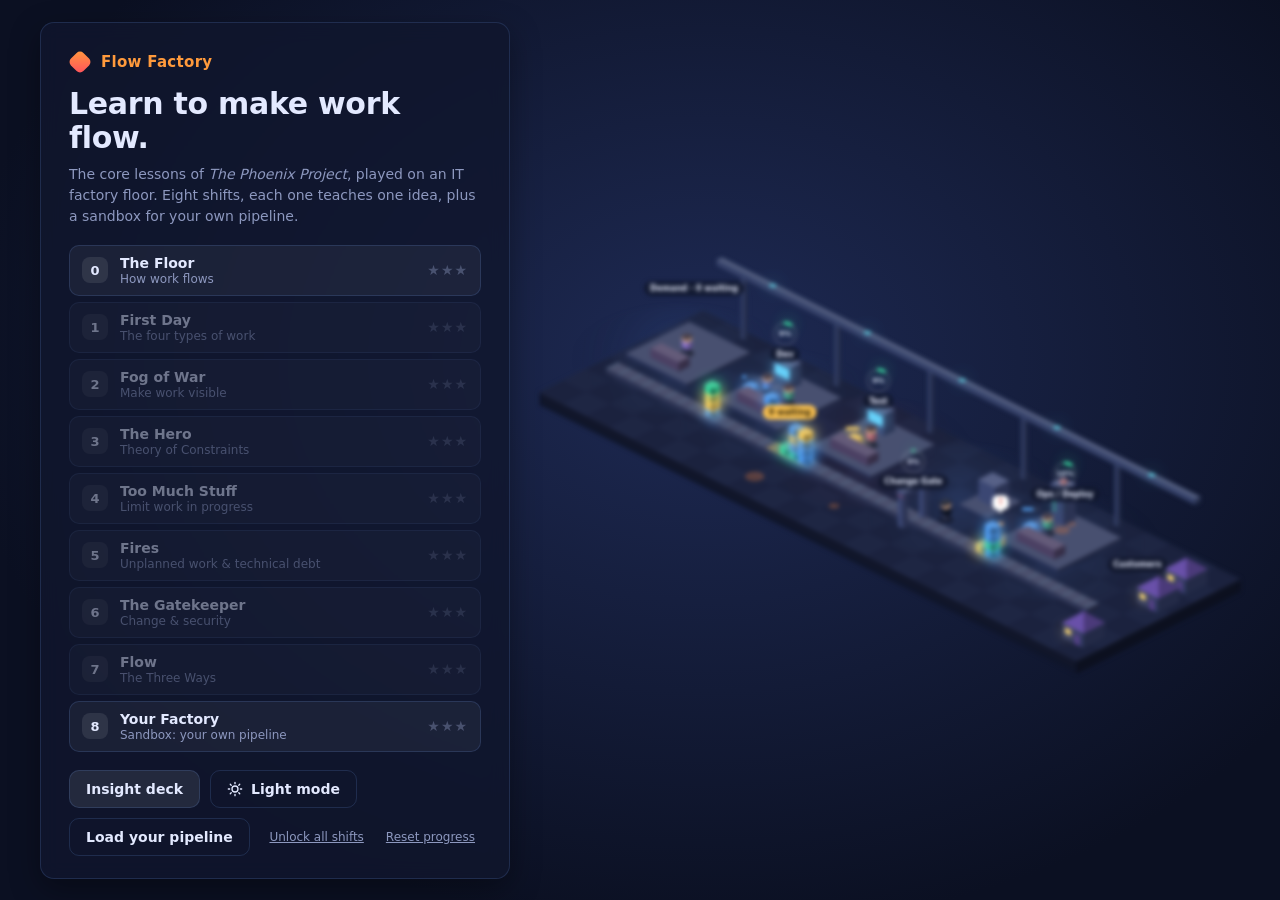
<file: game/index.html>
<!doctype html>
<html lang="en">
<head>
<meta charset="utf-8">
<meta name="viewport" content="width=device-width, initial-scale=1">
<title>Flow Factory</title>
<link rel="stylesheet" href="css/style.css">
</head>
<body class="theme-dark">
<canvas id="scene"></canvas>
<canvas id="sceneSharp"></canvas>
<div id="vignette"></div>

<!-- Title screen -->
<div id="title" class="title-screen">
  <div class="title-card panel">
    <div class="brand"><span class="logo"></span>Flow Factory</div>
    <h1>Learn to make work flow.</h1>
    <p class="lede">The core lessons of <em>The Phoenix Project</em>, played on an IT factory floor. Eight shifts, each one teaches one idea, plus a sandbox for your own pipeline.</p>
    <div id="levelGrid" class="level-grid"></div>
    <div class="title-actions">
      <button id="btnDeck" class="btn">Insight deck</button>
      <button id="btnThemeTitle" class="btn ghost theme-btn"></button>
      <button id="btnPipe" class="btn ghost">Load your pipeline</button>
      <button id="btnUnlock" class="link-btn">Unlock all shifts</button>
      <button id="btnReset" class="link-btn reset">Reset progress</button>
    </div>
  </div>
</div>

<!-- In-game HUD -->
<div id="hud" class="hud hidden">
  <header class="topbar panel">
    <div class="tb-level"><span class="tb-num" id="tbNum"></span><div><b id="tbTitle"></b><small id="tbConcept"></small></div></div>
    <div class="tb-meter">
      <div class="lbl"><span>Targets</span><b id="tbDay"></b></div>
      <div class="bar"><i id="tbDayBar"></i></div>
    </div>
    <button class="tb-btn" id="btnEnd" title="End the shift and see your summary">End shift</button>
    <div class="pat-block" id="patBlock" data-tip="">
      <div class="lbl"><span>Business patience <em>· shift fails at 0</em></span><b id="tbPat"></b></div>
      <div class="pat-bar"><i id="tbPatBar"></i></div>
      <div class="pat-sub" id="patSub"></div>
      <div class="pat-fx" id="patFx"></div>
    </div>
    <div class="tb-budget" data-tip="Improvement budget: spend it on tools. You earn a little for every delivery."><span class="gem"></span><b id="tbBudget"></b></div>
    <div class="tb-speed" id="speedBtns">
      <button data-sp="0" title="Pause (Space)">❚❚</button>
      <button data-sp="1" title="Normal speed (1)">1×</button>
      <button data-sp="2" title="Fast (2)">2×</button>
      <button data-sp="4" title="Faster (3)">4×</button>
    </div>
    <button class="tb-btn" id="btnBrief" title="What is this shift about?">Brief</button>
    <button class="tb-btn" id="btnBoard" title="Kanban board (B)">Board</button>
    <button class="tb-btn theme-btn" id="btnTheme"></button>
    <button class="tb-btn" id="btnExit">Menu</button>
  </header>

  <aside class="left-col">
    <div class="goals panel">
      <h3>Shift goals</h3>
      <ul id="goals"></ul>
      <div id="steps"></div>
    </div>
    <div class="toolbox panel">
      <h3>Toolbox <span class="tb-hint">every tool is a bet</span></h3>
      <div id="tools"></div>
    </div>
  </aside>
  <aside class="right-col">
    <div class="mentor panel">
      <div class="feed-head"><h3>Floor chatter</h3><button class="chip-btn" id="btnHint">Ask the mentor</button></div>
      <div id="feed" class="feed"></div>
    </div>
    <div class="log-panel panel">
      <h3>Decision log</h3>
      <div id="log" class="log"></div>
    </div>
  </aside>

  <div class="kpis" id="kpis"></div>
  <div id="board" class="board panel hidden"></div>
  <div id="stationPanel" class="station-panel panel hidden"></div>
  <div id="targetHint" class="target-hint hidden"></div>
  <div id="tour" class="tour panel hidden"></div>
  <div id="banner" class="banner hidden"></div>
  <div id="focusFx" class="focus-fx"></div>
  <div id="callout" class="callout panel hidden"></div>
  <div id="pausedBadge" class="paused-badge hidden">Paused · Space to resume</div>
</div>

<div id="modal" class="modal hidden"><div class="modal-card panel" id="modalCard"></div></div>
<div id="tip" class="tip hidden"></div>

<script src="js/render.js"></script>
<script src="js/sim.js"></script>
<script src="js/levels.js"></script>
<script src="js/pipeline.js"></script>
<script src="js/ui.js"></script>
<script src="js/feedback.js"></script>
<script src="js/main.js"></script>
</body>
</html>
</file>
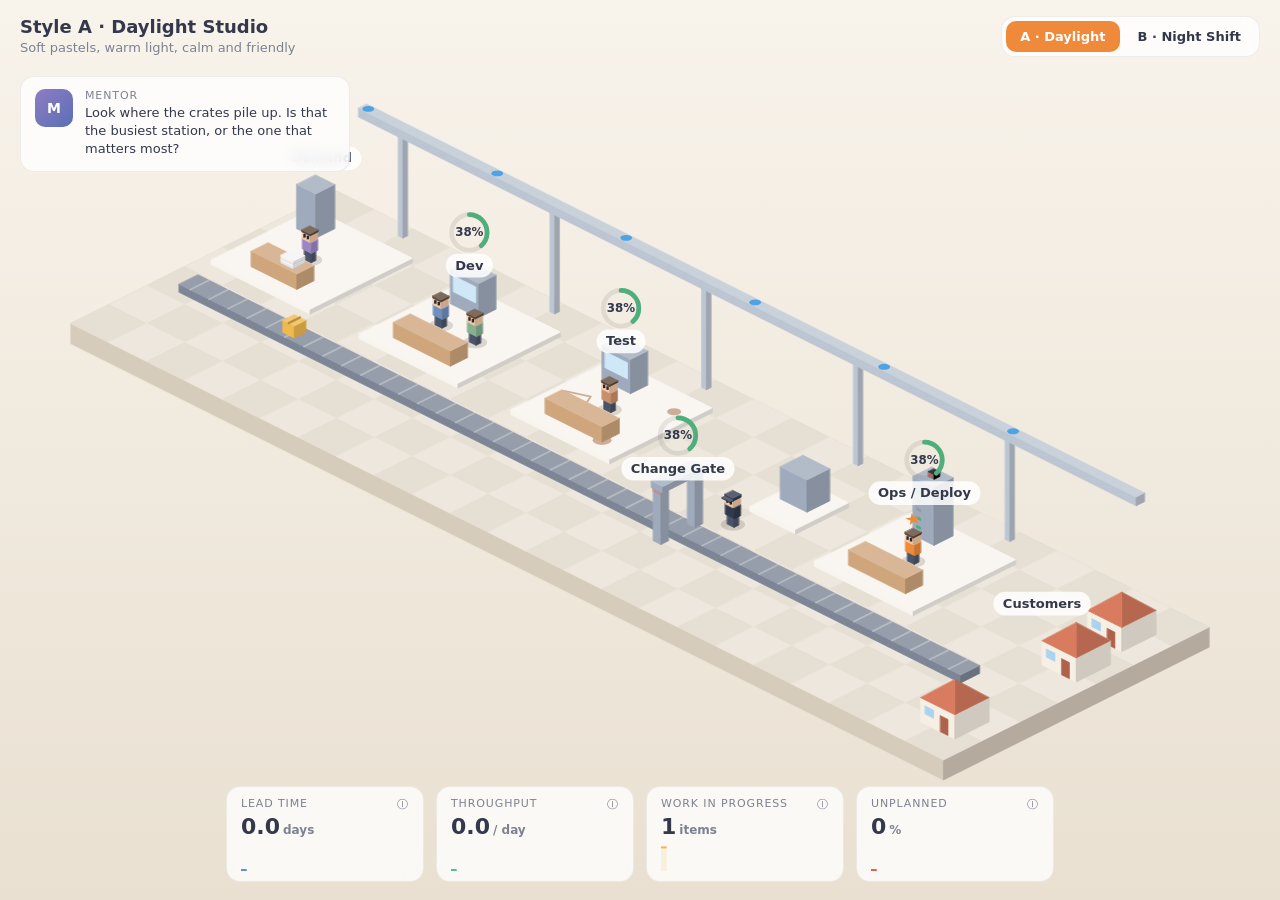
<file: prototypes/style-test.html>
<!doctype html>
<html lang="en">
<head>
<meta charset="utf-8">
<meta name="viewport" content="width=device-width, initial-scale=1">
<title>Flow Factory Style Test</title>
<style>
  body.a {
    --bg: linear-gradient(180deg, #f8f3eb 0%, #e9e0d1 100%);
    --panel: rgba(255, 255, 255, .78);
    --border: rgba(60, 50, 30, .08);
    --text: #33394a;
    --muted: #7d8291;
    --accent: #ef8a3a;
  }
  body.b {
    --bg: radial-gradient(ellipse at 50% 40%, #1e2a54 0%, #0b1022 75%);
    --panel: rgba(16, 23, 46, .74);
    --border: rgba(120, 170, 255, .18);
    --text: #e3e9ff;
    --muted: #8d98bf;
    --accent: #ff9a3c;
  }
  html, body { margin: 0; height: 100%; overflow: hidden; }
  body {
    background: var(--bg);
    color: var(--text);
    font-family: Inter, system-ui, -apple-system, "Segoe UI", sans-serif;
  }
  #c { position: fixed; inset: 0; }
  .top {
    position: fixed; top: 16px; left: 20px; right: 20px;
    display: flex; justify-content: space-between; align-items: flex-start;
  }
  .title h1 { font-size: 18px; margin: 0; font-weight: 700; }
  .title p { margin: 3px 0 0; font-size: 13px; color: var(--muted); }
  .panel {
    background: var(--panel); border: 1px solid var(--border);
    border-radius: 14px; backdrop-filter: blur(8px);
  }
  .toggle { display: flex; gap: 4px; padding: 4px; }
  .toggle button {
    border: 0; background: transparent; color: var(--text);
    padding: 8px 14px; border-radius: 10px; cursor: pointer;
    font-family: inherit; font-size: 13px; font-weight: 600;
  }
  .toggle button.on { background: var(--accent); color: #fff; }
  .mentor {
    position: fixed; left: 20px; top: 76px; width: 300px;
    display: flex; gap: 12px; padding: 12px 14px; align-items: flex-start;
  }
  .mentor .face {
    flex: none; width: 38px; height: 38px; border-radius: 10px;
    background: linear-gradient(135deg, #8e7cc3, #5b6fb5);
    display: grid; place-items: center; color: #fff; font-weight: 700; font-size: 14px;
  }
  .mentor .who { font-size: 11px; text-transform: uppercase; letter-spacing: .08em; color: var(--muted); }
  .mentor .say { font-size: 13px; line-height: 1.4; margin-top: 2px; }
  .hud { position: fixed; bottom: 18px; left: 50%; transform: translateX(-50%); display: flex; gap: 12px; }
  .kpi { padding: 10px 14px; width: 168px; }
  .kpi .l { font-size: 11px; text-transform: uppercase; letter-spacing: .08em; color: var(--muted); display: flex; justify-content: space-between; }
  .kpi .v { font-size: 22px; font-weight: 700; margin: 2px 0 4px; font-variant-numeric: tabular-nums; }
  .kpi .v small { font-size: 12px; font-weight: 600; color: var(--muted); margin-left: 3px; }
  .kpi canvas { width: 100%; height: 28px; display: block; }
</style>
</head>
<body class="a">
<canvas id="c"></canvas>

<div class="top">
  <div class="title">
    <h1 id="styleName">Style A · Daylight Studio</h1>
    <p id="styleDesc">Soft pastels, warm light, calm and friendly</p>
  </div>
  <div class="toggle panel">
    <button data-s="a" class="on">A · Daylight</button>
    <button data-s="b">B · Night Shift</button>
  </div>
</div>

<div class="mentor panel">
  <div class="face">M</div>
  <div>
    <div class="who">Mentor</div>
    <div class="say" id="mentorSay"></div>
  </div>
</div>

<div class="hud">
  <div class="kpi panel"><div class="l">Lead time <span>ⓘ</span></div><div class="v" id="k0">–</div><canvas id="s0"></canvas></div>
  <div class="kpi panel"><div class="l">Throughput <span>ⓘ</span></div><div class="v" id="k1">–</div><canvas id="s1"></canvas></div>
  <div class="kpi panel"><div class="l">Work in progress <span>ⓘ</span></div><div class="v" id="k2">–</div><canvas id="s2"></canvas></div>
  <div class="kpi panel"><div class="l">Unplanned <span>ⓘ</span></div><div class="v" id="k3">–</div><canvas id="s3"></canvas></div>
</div>

<script>
const cv = document.getElementById('c');
const ctx = cv.getContext('2d');
const TW = 64, TH = 32, TZ = 34;
const GW = 23, GH = 7;

const STYLES = {
  a: {
    name: 'Style A · Daylight Studio', desc: 'Soft pastels, warm light, calm and friendly',
    topL: .2, sideD: .16, glow: 0,
    slab: '#d6ccbc', floorA: '#ede7dd', floorB: '#e6dfd3',
    platform: '#f8f4ee', machine: '#9fabbc', screen: '#cfe8f7', desk: '#cfa57c',
    belt: '#7d8696', stripe: 'rgba(255,255,255,.28)', pipe: '#bcc5d2', pulse: '#4fa3e3',
    crate: { biz: '#5b8fd6', int: '#5cb98a', chg: '#f0b94d', unp: '#e5604f' },
    skin: '#f1c7a5', hair: '#5b4636', pants: '#4a5468',
    shirts: ['#6f8fbf', '#88b08f', '#c98f6b', '#9b86c4'],
    hero: '#ef8a3a', officer: '#2f3a4f',
    house: '#f6efe3', roof: '#d97b5f', win: '#a9d3ee',
    rust: 'rgba(150,85,45,.45)', shadow: 'rgba(70,55,35,.17)',
    text: '#33394a', pill: 'rgba(255,255,255,.85)', track: 'rgba(0,0,0,.08)',
    good: '#4fae7b', warn: '#e8a23a', bad: '#e5604f', pool: null,
  },
  b: {
    name: 'Style B · Night Shift', desc: 'Dark ops floor, neon accents, glowing work items',
    topL: .14, sideD: .28, glow: 14,
    slab: '#10162c', floorA: '#1d2646', floorB: '#1a2240',
    platform: '#29345c', machine: '#3a4777', screen: '#5fd4ff', desk: '#4b4066',
    belt: '#2c3457', stripe: 'rgba(120,200,255,.22)', pipe: '#34416d', pulse: '#4ff0ff',
    crate: { biz: '#4ea3ff', int: '#2fe0a0', chg: '#ffd25a', unp: '#ff4f5e' },
    skin: '#e8b99a', hair: '#2a2233', pants: '#2c3350',
    shirts: ['#5a78c8', '#3fa58a', '#c0697f', '#8a6fd0'],
    hero: '#ff9a3c', officer: '#0f1629',
    house: '#2f3a66', roof: '#6a4fb0', win: '#ffd86b',
    rust: 'rgba(200,110,60,.35)', shadow: 'rgba(0,0,0,.38)',
    text: '#e3e9ff', pill: 'rgba(16,23,46,.85)', track: 'rgba(255,255,255,.1)',
    good: '#2fe0a0', warn: '#ffc145', bad: '#ff4f5e', pool: 'rgba(90,150,255,.13)',
  },
};
let S = STYLES.a;
const faceCache = new Map();

function setStyle(k) {
  S = STYLES[k];
  faceCache.clear();
  document.body.className = k;
  document.getElementById('styleName').textContent = S.name;
  document.getElementById('styleDesc').textContent = S.desc;
  document.querySelectorAll('.toggle button').forEach(b => b.classList.toggle('on', b.dataset.s === k));
}
document.querySelectorAll('.toggle button').forEach(b => b.onclick = () => setStyle(b.dataset.s));
addEventListener('keydown', e => { if (e.key === '1') setStyle('a'); if (e.key === '2') setStyle('b'); });

// ---------- drawing primitives ----------
function rgb(c) { const n = parseInt(c.slice(1), 16); return [n >> 16 & 255, n >> 8 & 255, n & 255]; }
function mix(c, t, a) { const A = rgb(c), B = rgb(t); return `rgb(${A.map((v, i) => Math.round(v + (B[i] - v) * a)).join(',')})`; }
function faces(c) {
  let f = faceCache.get(c);
  if (!f) { f = { t: mix(c, '#ffffff', S.topL), l: c, r: mix(c, '#000000', S.sideD) }; faceCache.set(c, f); }
  return f;
}
function P(x, y, z) { return [(x - y) * TW / 2, (x + y) * TH / 2 - z * TZ]; }
function poly(pts, fill) {
  ctx.beginPath();
  ctx.moveTo(pts[0][0], pts[0][1]);
  for (let i = 1; i < pts.length; i++) ctx.lineTo(pts[i][0], pts[i][1]);
  ctx.closePath();
  ctx.fillStyle = fill; ctx.fill();
  ctx.strokeStyle = fill; ctx.lineWidth = .6; ctx.stroke();
}
function glowOn(c, s = 1) { if (S.glow) { ctx.shadowColor = c; ctx.shadowBlur = S.glow * s; } }
function glowOff() { ctx.shadowBlur = 0; }
function box(x, y, z, w, d, h, c, glow) {
  const x1 = x + w, y1 = y + d, z1 = z + h, f = faces(c);
  if (glow) glowOn(c);
  poly([P(x, y1, z), P(x1, y1, z), P(x1, y1, z1), P(x, y1, z1)], f.l);
  poly([P(x1, y, z), P(x1, y1, z), P(x1, y1, z1), P(x1, y, z1)], f.r);
  poly([P(x, y, z1), P(x1, y, z1), P(x1, y1, z1), P(x, y1, z1)], f.t);
  if (glow) glowOff();
}
// quad on a front-facing (constant y) plane
function frontQuad(xa, xb, y, za, zb, c, glow) {
  if (glow) glowOn(c);
  poly([P(xa, y, za), P(xb, y, za), P(xb, y, zb), P(xa, y, zb)], c);
  if (glow) glowOff();
}
function shadowEll(x, y, z, r, a = 1) {
  const [sx, sy] = P(x, y, z);
  ctx.globalAlpha = a;
  ctx.beginPath(); ctx.ellipse(sx, sy, r * TW * .5, r * TH * .5, 0, 0, Math.PI * 2);
  ctx.fillStyle = S.shadow; ctx.fill();
  ctx.globalAlpha = 1;
}

// ---------- simulation ----------
const BELT_Y = 4.35, BELT_Z = .2, SPEED = 1.7, LAYERS = 4;
const ST = [
  { name: 'Demand', x: 1.6, inbox: true },
  { name: 'Dev', x: 5.5, t: .8, workers: [[-.45, '0'], [.45, '1']] },
  { name: 'Test', x: 9.5, t: .95, workers: [[0, '2']], debt: true },
  { name: 'Change Gate', x: 13.5, t: .55, gate: true },
  { name: 'Ops / Deploy', x: 17.5, t: 1.2, hero: true },
];
ST.forEach(s => { s.q = []; s.cur = null; s.timer = 0; s.u = .5; });
let crates = [], sparks = [], delivered = [];
let T = 0, spawnT = 0, unpT = 4;
const hero = { x: 17.5, y: 2.3, path: [], state: 'home', timer: 6, bubble: 0 };

function slot(s, i) {
  const col = Math.floor(i / LAYERS), layer = i % LAYERS;
  const wob = layer >= 2 ? Math.sin(T * 3 + i) * .02 * layer : 0;
  return [s.x - .75 - col * .4 + wob, BELT_Y, BELT_Z + layer * .32];
}
function tailX(i) {
  if (i >= ST.length) return 21.0;
  return slot(ST[i], ST[i].q.length)[0];
}
function lerp(a, b, k) { return a + (b - a) * k; }
function rnd(a, b) { return a + Math.random() * (b - a); }
function pickType() { const r = Math.random(); return r < .45 ? 'biz' : r < .7 ? 'int' : 'chg'; }

function update(dt) {
  T += dt;
  const wip = crates.length;

  spawnT -= dt;
  if (spawnT <= 0 && wip < 34) {
    spawnT = 1.35;
    crates.push({ type: pickType(), x: 1.45, y: 2.85, z: .5, st: 1, state: 'move', born: T });
  }
  unpT -= dt;
  if (unpT <= 0) {
    unpT = rnd(4.5, 7.5);
    const i = 1 + Math.floor(Math.random() * 4);
    const lo = ST[i - 1].x + .6, hi = Math.max(lo + .2, tailX(i) - .3);
    crates.push({ type: 'unp', x: rnd(lo, hi), y: BELT_Y, z: 7, vz: 0, st: i, state: 'fall', born: T });
  }

  // hero: periodically pulled away to another station
  const H = hero;
  if (H.state === 'home') {
    H.timer -= dt;
    if (H.timer <= 0) { H.state = 'out'; H.bubble = 2; H.path = [[17.5, 3.75], [6.2, 3.75], [6.2, 2.3]]; }
  } else if (H.state === 'helping') {
    H.timer -= dt;
    if (H.timer <= 0) { H.state = 'back'; H.path = [[6.2, 3.75], [17.5, 3.75], [17.5, 2.3]]; }
  }
  if (H.path.length) {
    const [tx, ty] = H.path[0], dx = tx - H.x, dy = ty - H.y, d = Math.hypot(dx, dy), step = 2.8 * dt;
    if (d <= step) { H.x = tx; H.y = ty; H.path.shift(); }
    else { H.x += dx / d * step; H.y += dy / d * step; }
    if (!H.path.length) {
      if (H.state === 'out') { H.state = 'helping'; H.timer = 2.2; }
      else if (H.state === 'back') { H.state = 'home'; H.timer = rnd(7, 10); }
    }
  }
  H.bubble = Math.max(0, H.bubble - dt);
  const heroHome = H.state === 'home';

  // stations
  ST.forEach((s, i) => {
    if (s.inbox) return;
    const canWork = !s.hero || heroHome;
    if (!s.cur && s.q.length && canWork) {
      s.cur = s.q.shift();
      s.cur.state = 'proc';
      s.cur.stn = i;
      s.timer = s.t * rnd(.8, 1.2) * (s.cur.type === 'unp' ? 1.4 : 1);
      s.cur.dur = s.timer;
    }
    if (s.cur && canWork) {
      s.timer -= dt;
      if (s.timer <= 0) {
        const c = s.cur; s.cur = null;
        c.state = 'move'; c.st = i + 1; c.x = s.x + .35;
      }
    }
    const busy = s.hero ? (s.cur || !heroHome) : !!s.cur;
    s.u += ((busy ? 1 : 0) - s.u) * Math.min(1, dt * .25);
  });

  // crates
  for (const c of crates) {
    if (c.state === 'fall') {
      c.vz -= 18 * dt; c.z += c.vz * dt;
      if (c.z <= BELT_Z) { c.z = BELT_Z; c.state = 'move'; for (let k = 0; k < 8; k++) sparks.push(spark(c.x + .15, c.y + .15, .3, '#ff8a3d')); }
    } else if (c.state === 'move') {
      c.x += SPEED * dt;
      c.y = lerp(c.y, BELT_Y, Math.min(1, dt * 8));
      c.z = lerp(c.z, BELT_Z, Math.min(1, dt * 8));
      if (c.x >= tailX(c.st) - .02) {
        if (c.st >= ST.length) {
          c.state = 'done';
          delivered.push({ t: T, lead: T - c.born });
          for (let k = 0; k < 6; k++) sparks.push(spark(21.3, BELT_Y + .15, .4, S.crate[c.type]));
        } else {
          ST[c.st].q.push(c); c.state = 'queue';
        }
      }
    } else if (c.state === 'proc') {
      const s = ST[c.stn];
      const tgt = s.gate ? [s.x - .15, BELT_Y, BELT_Z] : [s.x - .15, 2.85, .5];
      const k = Math.min(1, dt * 7);
      c.x = lerp(c.x, tgt[0], k); c.y = lerp(c.y, tgt[1], k); c.z = lerp(c.z, tgt[2], k);
    }
  }
  ST.forEach(s => s.q.forEach((c, i) => {
    const [tx, ty, tz] = slot(s, i), k = Math.min(1, dt * 6);
    c.x = lerp(c.x, tx, k); c.y = lerp(c.y, ty, k); c.z = lerp(c.z, tz, k);
  }));
  crates = crates.filter(c => c.state !== 'done');

  for (const p of sparks) { p.x += p.vx * dt; p.y += p.vy * dt; p.z += p.vz * dt; p.vz -= 6 * dt; p.life -= dt; }
  sparks = sparks.filter(p => p.life > 0);
  delivered = delivered.filter(d => d.t > T - 40);
}
function spark(x, y, z, col) {
  return { x, y, z, vx: rnd(-1, 1), vy: rnd(-1, 1), vz: rnd(1.5, 3), life: rnd(.5, .9), col };
}

// ---------- scene ----------
function drawFloor() {
  box(0, 0, -.5, GW, GH, .5, S.slab);
  for (let i = 0; i < GW; i++) for (let j = 0; j < GH; j++)
    poly([P(i, j, 0), P(i + 1, j, 0), P(i + 1, j + 1, 0), P(i, j + 1, 0)], (i + j) % 2 ? S.floorA : S.floorB);

  if (S.pool) {
    for (const s of ST) {
      const [sx, sy] = P(s.x, 2.6, 0);
      const alarm = s.hero && s.q.length > 8;
      const g = ctx.createRadialGradient(sx, sy, 0, sx, sy, 150);
      g.addColorStop(0, alarm ? `rgba(255,70,90,${.12 + .08 * Math.sin(T * 5)})` : S.pool);
      g.addColorStop(1, 'rgba(0,0,0,0)');
      ctx.fillStyle = g;
      ctx.beginPath(); ctx.ellipse(sx, sy, 150, 75, 0, 0, Math.PI * 2); ctx.fill();
    }
  }

  // platforms
  for (const s of ST) if (!s.gate) box(s.x - 1.3, .9, 0, 2.6, 2.7, .12, S.platform);
  box(13.9, 1.6, 0, 1.2, 1.4, .12, S.platform);

  // tech debt: rust stains and cracks
  const t = ST[2];
  ctx.fillStyle = S.rust;
  for (const [dx, dy, r] of [[-.8, 1.3, 11], [.7, 3.2, 8], [.9, 1.5, 6]]) {
    const [sx, sy] = P(t.x + dx, dy, .12);
    ctx.beginPath(); ctx.ellipse(sx, sy, r, r / 2, 0, 0, Math.PI * 2); ctx.fill();
  }
  ctx.strokeStyle = S.rust; ctx.lineWidth = 1.5;
  ctx.beginPath();
  const c0 = P(t.x - 1.1, 2.4, .12), c1 = P(t.x - .6, 2.2, .12), c2 = P(t.x - .4, 2.6, .12), c3 = P(t.x + .1, 2.5, .12);
  ctx.moveTo(...c0); ctx.lineTo(...c1); ctx.lineTo(...c2); ctx.lineTo(...c3); ctx.stroke();

  // belt
  box(.6, 4.25, 0, 20.6, .5, .2, S.belt);
  const off = (T * SPEED) % .5;
  ctx.strokeStyle = S.stripe; ctx.lineWidth = 1.5;
  for (let x = .6 + off; x < 21.2; x += .5) {
    const a = P(x, 4.25, .2), b = P(x, 4.75, .2);
    ctx.beginPath(); ctx.moveTo(...a); ctx.lineTo(...b); ctx.stroke();
  }

  // feedback pipe (right -> left), behind everything
  for (let x = 2; x <= 20; x += 4) box(x, .25, 0, .12, .12, 2.5, S.pipe);
  box(1, .2, 2.5, 20.5, .22, .22, S.pipe);
  glowOn(S.pulse, 1.2);
  ctx.fillStyle = S.pulse;
  for (let k = 0; k < 6; k++) {
    const px = 21.3 - ((T * 3 + k * 3.4) % 20.3);
    const [sx, sy] = P(px, .31, 2.72);
    ctx.beginPath(); ctx.ellipse(sx, sy, 5, 2.5, 0, 0, Math.PI * 2); ctx.fill();
  }
  glowOff();
}

function person(x, y, z, o) {
  const b = o.bob || 0;
  shadowEll(x, y, z, .32);
  box(x - .09, y - .06, z, .18, .12, .24, S.pants);
  box(x - .12, y - .08, z + .24 + b, .24, .16, .27, o.shirt);
  box(x - .1, y - .1, z + .51 + b, .2, .2, .19, S.skin);
  ctx.fillStyle = '#2a2430';
  for (const ex of [-.045, .045]) {
    const [sx, sy] = P(x + ex, y + .1, z + .61 + b);
    ctx.fillRect(sx - 1, sy - 1.5, 2, 3);
  }
  if (o.cap) {
    box(x - .105, y - .105, z + .68 + b, .21, .21, .07, o.cap);
    box(x - .105, y + .1, z + .68 + b, .21, .08, .025, o.cap);
  } else {
    box(x - .105, y - .105, z + .68 + b, .21, .21, .05, S.hair);
  }
  if (o.star) {
    const [sx, sy] = P(x, y, z + 1.05 + b);
    glowOn(S.hero, 1.2);
    ctx.fillStyle = S.hero;
    ctx.beginPath();
    for (let k = 0; k < 10; k++) {
      const r = k % 2 ? 2.6 : 6.5, a = -Math.PI / 2 + k * Math.PI / 5 + T;
      ctx.lineTo(sx + Math.cos(a) * r, sy + Math.sin(a) * r * .8);
    }
    ctx.closePath(); ctx.fill(); glowOff();
  }
}

function crate(c) {
  const col = S.crate[c.type];
  if (c.state === 'fall') shadowEll(c.x + .15, c.y + .15, BELT_Z, .35, Math.max(.2, 1 - c.z / 7));
  box(c.x, c.y, c.z, .3, .3, .3, col, true);
  const a = P(c.x + .15, c.y, c.z + .3), b = P(c.x + .15, c.y + .3, c.z + .3);
  ctx.strokeStyle = mix(col, '#000000', .22); ctx.lineWidth = 2;
  ctx.beginPath(); ctx.moveTo(...a); ctx.lineTo(...b); ctx.stroke();
  if (c.type === 'unp') flame(c.x + .15, c.y + .15, c.z + .3);
  if (c.state === 'proc') {
    const s = ST[c.stn], pr = 1 - Math.max(0, s.timer) / c.dur;
    const [sx, sy] = P(c.x + .15, c.y + .15, c.z + .65);
    ctx.fillStyle = S.track; ctx.fillRect(sx - 12, sy, 24, 4);
    ctx.fillStyle = col; ctx.fillRect(sx - 12, sy, 24 * pr, 4);
  }
}
function flame(x, y, z) {
  const [sx, sy] = P(x, y, z), f = Math.sin(T * 22 + x * 7) * 2.5;
  glowOn('#ff7a2d', 1.4);
  ctx.fillStyle = '#ff7a2d';
  ctx.beginPath(); ctx.moveTo(sx - 7, sy); ctx.lineTo(sx + 7, sy); ctx.lineTo(sx + f, sy - 17 - f); ctx.closePath(); ctx.fill();
  ctx.fillStyle = '#ffd45a';
  ctx.beginPath(); ctx.moveTo(sx - 3.5, sy); ctx.lineTo(sx + 3.5, sy); ctx.lineTo(sx + f * .6, sy - 9); ctx.closePath(); ctx.fill();
  glowOff();
}

function house(x, y) {
  const w = .9, z1 = .6;
  box(x, y, 0, w, w, z1, S.house);
  frontQuad(x + .12, x + .34, y + w, .25, .45, S.win, true);
  frontQuad(x + .52, x + .72, y + w, 0, .4, mix(S.roof, '#000000', .2));
  const ap = P(x + w / 2, y + w / 2, z1 + .45);
  const f = faces(S.roof);
  poly([P(x + w, y, z1), P(x + w, y + w, z1), ap], f.r);
  poly([P(x, y + w, z1), P(x + w, y + w, z1), ap], f.l);
}

function buildDrawables() {
  const D = [];
  const add = (k, f) => D.push({ k, f });
  const heroHome = hero.state === 'home';

  for (const s of ST) {
    const x = s.x;
    if (s.inbox) {
      add(x + 1.5, () => box(x - 1, 1.15, .12, .5, .5, 1.1, S.machine));
      add(x + 2.3, () => person(x, 2.3, .12, { shirt: S.shirts[3], bob: Math.abs(Math.sin(T * 4)) * .02 }));
      add(x + 3, () => {
        box(x - .6, 2.8, .12, 1.2, .45, .38, S.desk);
        for (let k = 0; k < 4; k++) box(x + .1, 2.86, .5 + k * .05, .32, .3, .04, k % 2 ? '#f2f2f2' : '#e6e6e6');
      });
    } else if (s.gate) {
      add(x + 4.0, () => box(x - .1, 3.95, 0, .2, .2, 1.3, S.machine));
      add(x + 5.05, () => box(x - .1, 4.85, 0, .2, .2, 1.3, S.machine));
      add(x + 20, () => {
        box(x - .15, 3.95, 1.3, .3, 1.1, .16, S.machine);
        const scan = s.cur ? .6 + .4 * Math.sin(T * 14) : .25;
        ctx.globalAlpha = scan;
        frontQuad(x - .12, x + .12, 5.05, 1.22, 1.29, S.bad, !!s.cur);
        ctx.globalAlpha = 1;
      });
      add(x + 1 + 2.1, () => box(x + .6, 1.8, .12, .7, .6, .8, S.machine));
      add(x + 1 + 3.7, () => person(x + .65, 3.7, .12, { shirt: S.officer, cap: S.officer }));
    } else {
      if (s.hero) {
        add(x + 1.3, () => {
          box(x - .7, 1.1, .12, .55, .5, 1.45, S.machine);
          for (let k = 0; k < 5; k++) {
            const on = Math.sin(T * 6 + k * 1.7) > 0;
            frontQuad(x - .6, x - .5, 1.6, .35 + k * .22, .41 + k * .22, on ? S.good : S.track, on);
          }
          const alarm = s.q.length > 8 && Math.sin(T * 8) > 0;
          box(x - .5, 1.25, 1.57, .15, .15, .12, alarm ? S.bad : mix(S.bad, '#808080', .6), alarm);
        });
      } else {
        add(x + 1.3, () => {
          box(x - .9, 1.15, .12, .75, .45, .85, S.machine);
          frontQuad(x - .82, x - .23, 1.6, .45, .85, S.screen, true);
        });
      }
      for (const [dx, si] of s.workers || []) {
        add(x + dx + 2.3, () => person(x + dx, 2.3, .12, {
          shirt: S.shirts[+si], bob: s.cur ? Math.abs(Math.sin(T * 9 + dx * 5)) * .03 : 0,
        }));
      }
      add(x + 3.05, () => box(x - .75, 2.8, .12, 1.5, .45, .38, S.desk));
    }
  }

  // hero worker
  const walking = hero.path.length > 0;
  const hz = hero.y < 3.6 ? .12 : 0;
  add(hero.x + hero.y, () => {
    person(hero.x, hero.y, hz, {
      shirt: S.hero, star: true,
      bob: walking ? Math.abs(Math.sin(T * 12)) * .06 : (heroHome && ST[4].cur ? Math.abs(Math.sin(T * 10)) * .03 : 0),
    });
  });

  for (const c of crates) add(c.x + .15 + c.y + .15 + c.z * .05, () => crate(c));
  add(21.6 + .9 + .9 + .45, () => house(21.6, .9));
  add(21.8 + 2.3 + .9, () => house(21.8, 2.3));
  add(21.7 + 5.4 + .9, () => house(21.7, 5.4));

  D.sort((a, b) => a.k - b.k);
  return D;
}

function drawOverlays() {
  for (const s of ST) {
    const [sx, sy] = s.gate ? P(s.x, 4.5, 2.4) : P(s.x, 2, 2.5);
    if (!s.inbox) {
      const u = s.u, col = u < .7 ? S.good : u < .9 ? S.warn : S.bad;
      ctx.lineWidth = 4; ctx.lineCap = 'round';
      ctx.strokeStyle = S.track;
      ctx.beginPath(); ctx.arc(sx, sy, 15, 0, Math.PI * 2); ctx.stroke();
      glowOn(col);
      ctx.strokeStyle = col;
      ctx.beginPath(); ctx.arc(sx, sy, 15, -Math.PI / 2, -Math.PI / 2 + Math.PI * 2 * u); ctx.stroke();
      glowOff();
      ctx.fillStyle = S.text; ctx.font = '700 10px Inter, system-ui, sans-serif';
      ctx.textAlign = 'center'; ctx.textBaseline = 'middle';
      ctx.fillText(Math.round(u * 100) + '%', sx, sy + .5);
    }
    pill(s.name, sx, s.inbox ? sy : sy + 28);
  }
  const [cx, cy] = P(22.2, 3.6, 1.9);
  pill('Customers', cx, cy);

  if (hero.bubble > 0) bubble('!', hero.x, hero.y, 1.3);
  if (hero.state === 'helping') bubble('…', hero.x, hero.y, 1.3);

  for (const p of sparks) {
    const [sx, sy] = P(p.x, p.y, p.z);
    ctx.globalAlpha = Math.min(1, p.life * 2);
    glowOn(p.col); ctx.fillStyle = p.col;
    ctx.beginPath(); ctx.moveTo(sx, sy - 3); ctx.lineTo(sx + 3, sy); ctx.lineTo(sx, sy + 3); ctx.lineTo(sx - 3, sy); ctx.fill();
    glowOff();
  }
  ctx.globalAlpha = 1;
}
function pill(text, x, y) {
  ctx.font = '600 11px Inter, system-ui, sans-serif';
  const w = ctx.measureText(text).width + 16;
  ctx.fillStyle = S.pill;
  ctx.beginPath(); ctx.roundRect(x - w / 2, y - 10, w, 20, 10); ctx.fill();
  ctx.fillStyle = S.text; ctx.textAlign = 'center'; ctx.textBaseline = 'middle';
  ctx.fillText(text, x, y + .5);
}
function bubble(t, x, y, z) {
  const [sx, sy] = P(x, y, z);
  ctx.fillStyle = '#ffffff';
  ctx.beginPath(); ctx.roundRect(sx - 11, sy - 30, 22, 20, 7); ctx.fill();
  ctx.beginPath(); ctx.moveTo(sx - 4, sy - 11); ctx.lineTo(sx + 4, sy - 11); ctx.lineTo(sx, sy - 5); ctx.fill();
  ctx.fillStyle = '#e5604f'; ctx.font = '800 13px Inter, system-ui, sans-serif';
  ctx.textAlign = 'center'; ctx.textBaseline = 'middle';
  ctx.fillText(t, sx, sy - 20);
}

// ---------- KPIs ----------
const DAY = 6; // sim seconds per in-game day
const series = [[], [], [], []];
let sampleT = 0;
function sampleKpis() {
  const recent = delivered.slice(-12);
  const lead = recent.length ? recent.reduce((a, d) => a + d.lead, 0) / recent.length / DAY : 0;
  const thr = delivered.filter(d => d.t > T - 30).length / (30 / DAY);
  const wip = crates.length;
  const unp = wip ? crates.filter(c => c.type === 'unp').length / wip * 100 : 0;
  const vals = [lead, thr, wip, unp];
  vals.forEach((v, i) => { series[i].push(v); if (series[i].length > 60) series[i].shift(); });
  document.getElementById('k0').innerHTML = lead.toFixed(1) + '<small>days</small>';
  document.getElementById('k1').innerHTML = thr.toFixed(1) + '<small>/ day</small>';
  document.getElementById('k2').innerHTML = wip + '<small>items</small>';
  document.getElementById('k3').innerHTML = Math.round(unp) + '<small>%</small>';
  const cols = [S.crate.biz, S.crate.int, S.crate.chg, S.crate.unp];
  series.forEach((sr, i) => spark2(document.getElementById('s' + i), sr, cols[i]));
}
function spark2(c, data, col) {
  const dpr = devicePixelRatio || 1, w = c.clientWidth, h = c.clientHeight;
  if (c.width !== w * dpr) { c.width = w * dpr; c.height = h * dpr; }
  const g = c.getContext('2d');
  g.setTransform(dpr, 0, 0, dpr, 0, 0); g.clearRect(0, 0, w, h);
  if (data.length < 2) return;
  const mx = Math.max(...data, 1e-6) * 1.15;
  g.beginPath();
  data.forEach((v, i) => { const x = i / 59 * w, y = h - v / mx * (h - 2) - 1; i ? g.lineTo(x, y) : g.moveTo(x, y); });
  g.strokeStyle = col; g.lineWidth = 2; g.lineJoin = 'round'; g.stroke();
  g.lineTo((data.length - 1) / 59 * w, h); g.lineTo(0, h); g.closePath();
  g.globalAlpha = .15; g.fillStyle = col; g.fill(); g.globalAlpha = 1;
}

const LINES = [
  'Look where the crates pile up. Is that the busiest station, or the one that matters most?',
  'Every burning crate is work nobody planned. Where do you think it comes from?',
  'Your star engineer just left their station. Watch what happens to the queue behind them.',
  'Notice the rusty station. Debt you never pay back comes back as fire.',
];
let lineI = 0;
function nextLine() { document.getElementById('mentorSay').textContent = LINES[lineI++ % LINES.length]; }
nextLine(); setInterval(nextLine, 7000);

// ---------- loop ----------
let W, Hh, dpr, scale, ox, oy;
function resize() {
  dpr = devicePixelRatio || 1; W = innerWidth; Hh = innerHeight;
  cv.width = W * dpr; cv.height = Hh * dpr;
  cv.style.width = W + 'px'; cv.style.height = Hh + 'px';
  const minX = -GH * TW / 2, maxX = GW * TW / 2;
  const minY = -3 * TZ, maxY = (GW + GH) * TH / 2 + .5 * TZ;
  const topPad = 70, botPad = 120;
  scale = Math.min((W - 60) / (maxX - minX), (Hh - topPad - botPad) / (maxY - minY));
  ox = W / 2 - (minX + maxX) / 2 * scale;
  oy = topPad + (Hh - topPad - botPad) / 2 - (minY + maxY) / 2 * scale;
}
addEventListener('resize', resize); resize();

let last = performance.now();
function frame(now) {
  const dt = Math.min(.05, (now - last) / 1000); last = now;
  update(dt);
  sampleT -= dt;
  if (sampleT <= 0) { sampleT = .5; sampleKpis(); }
  ctx.setTransform(1, 0, 0, 1, 0, 0);
  ctx.clearRect(0, 0, cv.width, cv.height);
  ctx.setTransform(dpr * scale, 0, 0, dpr * scale, dpr * ox, dpr * oy);
  drawFloor();
  for (const d of buildDrawables()) d.f();
  drawOverlays();
  requestAnimationFrame(frame);
}
requestAnimationFrame(frame);
</script>
</body>
</html>
</file>
<file: game/css/style.css>
body.theme-dark {
  --bg: radial-gradient(ellipse at 55% 40%, #1e2a54 0%, #0b1022 75%);
  --bg-solid: #0f1530;
  --panel: rgba(16, 23, 46, .82);
  --panel-solid: #151d3b;
  --raise: rgba(255, 255, 255, .05);
  --raise-2: rgba(255, 255, 255, .09);
  --border: rgba(120, 170, 255, .16);
  --text: #e3e9ff;
  --muted: #8d98bf;
  --accent: #ff9a3c;
  --accent-ink: #1a1206;
  --good: #2fe0a0;
  --warn: #ffc145;
  --bad: #ff4f5e;
  --biz: #4ea3ff; --int: #2fe0a0; --chg: #ffd25a; --unp: #ff4f5e;
  --shadow: 0 10px 30px rgba(0, 0, 0, .35);
  --scrim: rgba(5, 8, 20, .62);
}
body.theme-light {
  --bg: linear-gradient(180deg, #f8f3eb 0%, #e9e0d1 100%);
  --bg-solid: #f3ede3;
  --panel: rgba(255, 255, 255, .84);
  --panel-solid: #ffffff;
  --raise: rgba(60, 50, 30, .05);
  --raise-2: rgba(60, 50, 30, .09);
  --border: rgba(60, 50, 30, .1);
  --text: #2f3546;
  --muted: #7d8291;
  --accent: #ef8a3a;
  --accent-ink: #ffffff;
  --good: #3a9e6a;
  --warn: #c98216;
  --bad: #e5503d;
  --biz: #4f86d4; --int: #3fae78; --chg: #eeb13c; --unp: #e5503d;
  --shadow: 0 10px 30px rgba(80, 60, 30, .14);
  --scrim: rgba(60, 50, 30, .3);
}

* { box-sizing: border-box; }
html, body { margin: 0; height: 100%; overflow: hidden; }
body {
  background: var(--bg-solid);
  background-image: var(--bg);
  color: var(--text);
  font-family: Inter, system-ui, -apple-system, "Segoe UI", sans-serif;
  font-size: 14px;
  -webkit-font-smoothing: antialiased;
}
button { font-family: inherit; color: inherit; }
.hidden { display: none !important; }
#scene { position: fixed; inset: 0; transition: filter .5s; }
body.title-mode #scene { filter: blur(2px) saturate(.92); }
/* sharp copy of the title-screen factory, revealed around the cursor */
#sceneSharp { position: fixed; inset: 0; pointer-events: none; display: none; --mx: -999px; --my: -999px;
  -webkit-mask-image: radial-gradient(circle 280px at var(--mx) var(--my), #000 50%, transparent 100%);
  mask-image: radial-gradient(circle 280px at var(--mx) var(--my), #000 50%, transparent 100%); }
body.title-mode #sceneSharp { display: block; }

.panel {
  background: var(--panel);
  border: 1px solid var(--border);
  border-radius: 14px;
  backdrop-filter: blur(10px);
  box-shadow: var(--shadow);
}
h3 { margin: 0 0 10px; font-size: 11px; text-transform: uppercase; letter-spacing: .09em; color: var(--muted); font-weight: 700; }

.btn {
  display: inline-flex; align-items: center; gap: 8px;
  border: 1px solid var(--border); background: var(--raise-2); padding: 10px 16px;
  border-radius: 10px; font-size: 14px; font-weight: 600; cursor: pointer;
}
.btn:hover { background: var(--raise); border-color: var(--accent); }
.btn.primary { background: var(--accent); color: var(--accent-ink); border-color: transparent; }
.btn.primary:hover { filter: brightness(1.08); }
.btn.ghost { background: transparent; }
.btn:disabled { opacity: .45; cursor: default; }
.link-btn { background: none; border: 0; color: var(--muted); text-decoration: underline; cursor: pointer; font-size: 12px; }
.chip-btn {
  margin-left: auto; border: 1px solid var(--border); background: var(--raise); border-radius: 999px;
  padding: 4px 10px; font-size: 12px; font-weight: 600; cursor: pointer;
}
.chip-btn:hover { border-color: var(--accent); }

/* ---------- title ---------- */
.title-screen { position: fixed; inset: 0; display: flex; align-items: center; padding-left: 40px; pointer-events: none; }
.title-card { width: 470px; padding: 28px 28px 22px; pointer-events: auto; }
.brand { display: flex; align-items: center; gap: 10px; font-weight: 800; font-size: 15px; color: var(--accent); letter-spacing: .02em; }
.logo { width: 22px; height: 22px; border-radius: 6px; background: linear-gradient(135deg, var(--accent), var(--unp)); transform: rotate(45deg) scale(.8); }
.title-card h1 { font-size: 30px; line-height: 1.15; margin: 14px 0 8px; letter-spacing: -.01em; }
.lede { margin: 0 0 18px; color: var(--muted); line-height: 1.5; }
.level-grid { display: flex; flex-direction: column; gap: 6px; }
.level-card {
  display: flex; align-items: center; gap: 12px; width: 100%; text-align: left;
  padding: 9px 12px; border-radius: 10px; border: 1px solid var(--border); background: var(--raise);
  cursor: pointer;
}
.level-card:hover { border-color: var(--accent); background: var(--raise-2); }
.level-card.locked { opacity: .45; cursor: default; }
.level-card.locked:hover { border-color: var(--border); background: var(--raise); }
.lc-num { width: 26px; height: 26px; border-radius: 8px; display: grid; place-items: center; background: var(--raise-2); font-weight: 800; font-size: 13px; flex: none; }
.lc-body { display: flex; flex-direction: column; flex: 1; }
.lc-body b { font-size: 14px; }
.lc-body small { color: var(--muted); font-size: 12px; margin-top: 1px; }
.stars { letter-spacing: 1px; font-size: 14px; color: var(--raise-2); }
.stars .on { color: var(--accent); }
.stars .off { color: var(--muted); opacity: .4; }
.title-actions { display: flex; gap: 10px; align-items: center; margin-top: 18px; }
.title-actions .link-btn { margin-left: auto; }

/* ---------- topbar ---------- */
.topbar {
  position: fixed; top: 12px; left: 12px; right: 12px; height: 64px;
  display: flex; align-items: center; gap: 22px; padding: 0 14px;
}
.tb-level { display: flex; align-items: center; gap: 10px; min-width: 210px; }
.tb-level b { display: block; font-size: 15px; }
.tb-level small { color: var(--muted); font-size: 12px; }
.tb-num { width: 32px; height: 32px; border-radius: 9px; background: var(--accent); color: var(--accent-ink); display: grid; place-items: center; font-weight: 800; }
.tb-meter { width: 190px; }
.tb-meter .lbl { display: flex; justify-content: space-between; font-size: 12px; color: var(--muted); margin-bottom: 5px; }
.tb-meter .lbl b { color: var(--text); font-variant-numeric: tabular-nums; }
.bar { height: 6px; border-radius: 99px; background: var(--raise-2); overflow: hidden; }
.bar i { display: block; height: 100%; width: 0; border-radius: 99px; background: var(--biz); transition: width .2s; }
.bar i.good { background: var(--good); } .bar i.warn { background: var(--warn); } .bar i.bad { background: var(--bad); }
.tb-budget { display: flex; align-items: center; gap: 7px; font-size: 16px; font-variant-numeric: tabular-nums; cursor: default; }
.tb-budget.flash { animation: flash .5s; }
@keyframes flash { 0%, 100% { color: var(--text); } 50% { color: var(--bad); transform: scale(1.15); } }
.gem { width: 12px; height: 12px; background: var(--int); transform: rotate(45deg); border-radius: 2px; display: inline-block; }
.tb-speed { display: flex; gap: 2px; padding: 3px; border-radius: 10px; background: var(--raise); margin-left: auto; }
.tb-speed button { border: 0; background: transparent; padding: 6px 10px; border-radius: 7px; font-weight: 700; font-size: 12px; cursor: pointer; min-width: 36px; }
.tb-speed button.on { background: var(--accent); color: var(--accent-ink); }
.tb-btn { border: 1px solid var(--border); background: var(--raise); padding: 8px 12px; border-radius: 9px; font-weight: 600; font-size: 13px; cursor: pointer; display: flex; align-items: center; gap: 6px; }
.tb-btn:hover { border-color: var(--accent); }
.tb-btn.on { background: var(--accent); color: var(--accent-ink); border-color: transparent; }
.theme-btn svg { width: 16px; height: 16px; display: block; }

/* ---------- side columns ---------- */
.left-col { position: fixed; top: 88px; bottom: 12px; left: 12px; width: 300px; display: flex; flex-direction: column; gap: 10px; overflow-y: auto; scrollbar-width: thin; }
.left-col > .panel { flex: none; }
.toolbox { padding: 12px; }
.mentor { padding: 12px 14px; }
.m-head { display: flex; align-items: center; gap: 10px; margin-bottom: 8px; }
.face { width: 34px; height: 34px; border-radius: 10px; background: linear-gradient(135deg, #8e7cc3, #5b6fb5); display: grid; place-items: center; color: #fff; font-weight: 800; }
.who { font-size: 11px; text-transform: uppercase; letter-spacing: .08em; color: var(--muted); font-weight: 700; }
.m-sub { font-size: 12px; color: var(--muted); }
.say { font-size: 13.5px; line-height: 1.5; min-height: 40px; }
.say.pop { animation: pop .4s ease-out; }
@keyframes pop { from { opacity: 0; transform: translateY(4px); } to { opacity: 1; transform: none; } }
.goals { padding: 12px 14px; }
.goals ul { list-style: none; margin: 0; padding: 0; display: flex; flex-direction: column; gap: 7px; }
.goals li { display: flex; gap: 9px; align-items: flex-start; font-size: 13px; line-height: 1.35; }
.goals li .ck { width: 18px; height: 18px; border-radius: 50%; border: 2px solid var(--muted); flex: none; display: grid; place-items: center; font-size: 11px; font-weight: 800; margin-top: 1px; }
.goals li.met .ck { background: var(--good); border-color: var(--good); color: var(--bg-solid); }
.goals li .gv { margin-left: auto; color: var(--muted); font-variant-numeric: tabular-nums; white-space: nowrap; }
.goals li.met .gv { color: var(--good); }
#steps { margin-top: 12px; }
.steps { display: grid; grid-template-columns: repeat(5, 1fr); gap: 4px; }
.step { text-align: center; font-size: 10.5px; padding: 6px 2px; border-radius: 7px; background: var(--raise); color: var(--muted); font-weight: 600; }
.step.done { background: color-mix(in srgb, var(--good) 22%, transparent); color: var(--good); }

.confirm-cost { display: flex; gap: 22px; padding: 10px 14px; border-radius: 10px; background: var(--raise); margin-bottom: 14px; font-size: 13.5px; }
.confirm-cost .gem { width: 10px; height: 10px; margin-right: 4px; }
#tools { display: flex; flex-direction: column; gap: 8px; }
.tool { border: 1px solid var(--border); background: var(--raise); border-radius: 11px; padding: 10px 11px; }
.tool .t-head { display: flex; align-items: center; gap: 8px; }
.tool .t-name { font-weight: 700; font-size: 13.5px; }
.tool .t-step { font-size: 10px; font-weight: 700; text-transform: uppercase; letter-spacing: .06em; color: var(--accent); }
.tool .cost { margin-left: auto; display: flex; align-items: center; gap: 5px; font-weight: 700; font-size: 12px; font-variant-numeric: tabular-nums; }
.tool .cost .gem { width: 9px; height: 9px; }
.tool .t-desc { font-size: 12.5px; color: var(--muted); line-height: 1.4; margin: 5px 0 8px; }
.tool .t-act { width: 100%; padding: 7px; border-radius: 8px; border: 1px solid var(--border); background: var(--raise-2); font-weight: 700; font-size: 12.5px; cursor: pointer; }
.tool .t-act:hover:not(:disabled) { border-color: var(--accent); }
.tool .t-act:disabled { opacity: .45; cursor: default; }
.tool.owned { border-color: color-mix(in srgb, var(--good) 45%, transparent); padding: 8px 11px; }
.tool.owned .t-desc, .tool.owned .t-step { display: none; }
.tool.owned .t-act { margin-top: 6px; padding: 4px; }
.tool.owned .t-act { color: var(--good); }
.tool .t-act.on { background: var(--accent); color: var(--accent-ink); border-color: transparent; }
.tool.targeting { border-color: var(--accent); box-shadow: 0 0 0 2px color-mix(in srgb, var(--accent) 35%, transparent); }
.slider-row { display: flex; align-items: center; gap: 10px; }
.slider-row input { flex: 1; accent-color: var(--accent); }
.slider-row b { min-width: 58px; text-align: right; font-variant-numeric: tabular-nums; font-size: 13px; }

/* ---------- KPIs ---------- */
.kpis { position: fixed; bottom: 12px; left: 324px; right: 324px; display: flex; gap: 10px; justify-content: center; }
.kpi { padding: 10px 13px 8px; flex: 1; max-width: 200px; min-width: 0; }
.kpi .l { font-size: 11px; text-transform: uppercase; letter-spacing: .07em; color: var(--muted); font-weight: 700; display: flex; justify-content: space-between; }
.kpi .l .i { cursor: help; opacity: .8; }
.kpi .v { font-size: 22px; font-weight: 750; margin: 2px 0 3px; font-variant-numeric: tabular-nums; white-space: nowrap; }
.kpi .v small { font-size: 12px; font-weight: 600; color: var(--muted); margin-left: 3px; }
.kpi .v.good { color: var(--good); } .kpi .v.bad { color: var(--bad); }
.kpi .target { font-size: 11px; color: var(--muted); }
.kpi canvas { width: 100%; height: 30px; display: block; cursor: crosshair; }
.kpi .v-row { display: flex; align-items: center; justify-content: space-between; gap: 6px; }
.watch { font-size: 10px; font-weight: 800; text-transform: uppercase; letter-spacing: .04em; padding: 2px 7px; border-radius: 99px; white-space: nowrap; }
.watch:empty { display: none; }
.watch.pending { background: color-mix(in srgb, var(--accent) 20%, transparent); color: var(--accent); animation: blink 1.4s infinite; }
.watch.good { background: color-mix(in srgb, var(--good) 18%, transparent); color: var(--good); }
.watch.bad { background: color-mix(in srgb, var(--bad) 18%, transparent); color: var(--bad); }
.watch.neutral { background: var(--raise-2); color: var(--muted); }
@keyframes blink { 50% { opacity: .5; } }

/* ---------- board ---------- */
.board { position: fixed; left: 324px; right: 324px; bottom: 118px; padding: 12px; }
.board-cols { display: grid; grid-template-columns: repeat(6, 1fr); gap: 8px; }
.col { background: var(--raise); border-radius: 10px; padding: 8px; min-height: 120px; }
.col-h { display: flex; align-items: center; justify-content: space-between; font-size: 12px; font-weight: 700; margin-bottom: 7px; }
.col-h .cnt { font-variant-numeric: tabular-nums; color: var(--muted); }
.col-h .cnt.over { color: var(--bad); }
.chips { display: flex; flex-wrap: wrap; gap: 3px; }
.chipc { width: 13px; height: 13px; border-radius: 3px; }
.chipc.biz { background: var(--biz); } .chipc.int { background: var(--int); } .chipc.chg { background: var(--chg); } .chipc.unp { background: var(--unp); }
.chipc.hidden-work { outline: 1.5px dashed var(--muted); outline-offset: 1px; }
.more { font-size: 11px; color: var(--muted); }
.limit-ctl { display: flex; align-items: center; gap: 4px; margin-top: 8px; font-size: 11px; color: var(--muted); }
.limit-ctl button { width: 20px; height: 20px; border-radius: 6px; border: 1px solid var(--border); background: var(--raise-2); cursor: pointer; font-weight: 800; line-height: 1; padding: 0; }
.limit-ctl b { color: var(--text); min-width: 18px; text-align: center; }
.legend { display: flex; gap: 14px; margin-top: 10px; font-size: 11.5px; color: var(--muted); }
.legend span { display: flex; gap: 5px; align-items: center; }

/* ---------- station panel ---------- */
.station-panel { position: fixed; width: 270px; padding: 12px 14px; z-index: 5; }
.sp-head { display: flex; align-items: center; justify-content: space-between; margin-bottom: 8px; }
.sp-head b { font-size: 15px; }
.sp-head small { color: var(--muted); margin-left: 6px; }
.x-btn { border: 0; background: var(--raise); width: 24px; height: 24px; border-radius: 7px; cursor: pointer; font-size: 14px; line-height: 1; }
.sp-row { display: flex; justify-content: space-between; font-size: 12.5px; margin: 4px 0; color: var(--muted); }
.sp-row b { color: var(--text); font-variant-numeric: tabular-nums; }
.sp-wait { margin-top: 8px; padding: 8px 10px; border-radius: 9px; background: var(--raise); }
.sp-wait .big { font-size: 18px; font-weight: 800; }
.sp-wait .f { font-size: 11.5px; color: var(--muted); }
.sp-wait canvas { width: 100%; height: 70px; display: block; margin-top: 6px; }

.target-hint { position: fixed; top: 88px; left: 50%; transform: translateX(-50%); background: var(--accent); color: var(--accent-ink); padding: 8px 16px; border-radius: 999px; font-weight: 700; font-size: 13px; box-shadow: var(--shadow); z-index: 6; }
.paused-badge { position: fixed; top: 88px; left: 50%; transform: translateX(-50%); padding: 7px 14px; border-radius: 999px; background: var(--panel); border: 1px solid var(--border); font-size: 12.5px; font-weight: 600; color: var(--muted); }

/* ---------- modal ---------- */
.modal { position: fixed; inset: 0; background: var(--scrim); display: grid; place-items: center; z-index: 20; }
.modal-card { width: 560px; max-width: calc(100vw - 40px); max-height: calc(100vh - 40px); overflow-y: auto; padding: 26px 28px; background: var(--panel-solid); animation: pop .25s ease-out; }
.modal-card .eyebrow { font-size: 11px; text-transform: uppercase; letter-spacing: .1em; color: var(--accent); font-weight: 800; }
.modal-card h2 { margin: 6px 0 10px; font-size: 24px; letter-spacing: -.01em; }
.modal-card p { line-height: 1.55; margin: 0 0 14px; }
.modal-card .muted { color: var(--muted); }
.modal-card ul { margin: 0 0 14px; padding-left: 18px; line-height: 1.6; }
.modal-actions { display: flex; gap: 10px; justify-content: flex-end; margin-top: 18px; }
.opt { display: block; width: 100%; text-align: left; padding: 12px 14px; border-radius: 11px; border: 1px solid var(--border); background: var(--raise); cursor: pointer; margin-bottom: 8px; }
.opt:hover:not(:disabled) { border-color: var(--accent); background: var(--raise-2); }
.opt b { display: block; font-size: 14px; }
.opt small { color: var(--muted); font-size: 12.5px; }
.opt.right { border-color: var(--good); }
.opt.wrong { border-color: var(--bad); }
.types { display: grid; grid-template-columns: 1fr 1fr; gap: 8px; }
.types .opt { margin: 0; display: flex; gap: 10px; align-items: flex-start; }
.types .sw { width: 16px; height: 16px; border-radius: 4px; flex: none; margin-top: 2px; }
.quote { font-size: 17px; font-weight: 600; line-height: 1.45; padding: 14px 16px; border-left: 3px solid var(--accent); background: var(--raise); border-radius: 0 10px 10px 0; margin-bottom: 16px; }
.feedback { padding: 12px 14px; border-radius: 10px; margin: 12px 0 0; font-size: 13.5px; line-height: 1.5; }
.feedback.ok { background: color-mix(in srgb, var(--good) 16%, transparent); }
.feedback.no { background: color-mix(in srgb, var(--bad) 16%, transparent); }
.big-stars { margin: 4px 0 10px; }
.big-stars .stars { font-size: 38px; letter-spacing: 6px; }
.res-list { list-style: none; padding: 0 !important; }
.res-list li { display: flex; gap: 10px; padding: 7px 0; border-bottom: 1px solid var(--border); font-size: 13.5px; }
.res-list li .gv { margin-left: auto; color: var(--muted); font-variant-numeric: tabular-nums; }
.res-list .ok { color: var(--good); font-weight: 800; } .res-list .no { color: var(--bad); font-weight: 800; }
.trap { border-left: 3px solid var(--bad); padding: 8px 12px; margin-bottom: 8px; background: var(--raise); border-radius: 0 9px 9px 0; font-size: 13px; line-height: 1.5; }
.trap b { display: block; margin-bottom: 2px; }
.section-h { font-size: 11px; text-transform: uppercase; letter-spacing: .09em; color: var(--muted); font-weight: 800; margin: 18px 0 8px; }
.insight { border-radius: 14px; padding: 18px; background: linear-gradient(140deg, color-mix(in srgb, var(--accent) 22%, transparent), color-mix(in srgb, var(--biz) 14%, transparent)); border: 1px solid color-mix(in srgb, var(--accent) 40%, transparent); }
.insight .eyebrow { margin-bottom: 4px; }
.insight h4 { margin: 0 0 6px; font-size: 18px; }
.insight p { font-size: 13.5px; margin: 0 0 10px; }
.insight .formula { font-family: ui-monospace, "SF Mono", Menlo, monospace; font-size: 12.5px; padding: 7px 10px; background: var(--raise-2); border-radius: 7px; display: inline-block; }
.deck { display: grid; grid-template-columns: 1fr 1fr; gap: 12px; }
.deck .insight.locked { background: var(--raise); border-color: var(--border); opacity: .6; }
.modal-card.wide { width: 860px; }
.kbd { font-family: ui-monospace, Menlo, monospace; font-size: 11.5px; padding: 1px 6px; border-radius: 5px; background: var(--raise-2); border: 1px solid var(--border); }

.tip { position: fixed; z-index: 30; max-width: 280px; padding: 9px 11px; border-radius: 9px; background: var(--panel-solid); border: 1px solid var(--border); box-shadow: var(--shadow); font-size: 12.5px; line-height: 1.5; pointer-events: none; }

/* ---------- business patience ---------- */
.pat-block { width: 330px; position: relative; padding: 5px 10px; border-radius: 10px; cursor: help; }
.pat-block .lbl { display: flex; justify-content: space-between; align-items: baseline; font-size: 12px; color: var(--muted); margin-bottom: 4px; }
.pat-block .lbl em { font-style: normal; opacity: .75; font-size: 11px; }
.pat-block .lbl b { color: var(--text); font-size: 16px; font-variant-numeric: tabular-nums; }
.pat-bar { height: 10px; border-radius: 99px; background: var(--raise-2); overflow: hidden; }
.pat-bar i { display: block; height: 100%; border-radius: 99px; transition: width .25s, background .3s; }
.pat-bar i.good { background: var(--good); } .pat-bar i.warn { background: var(--warn); } .pat-bar i.bad { background: var(--bad); }
.pat-sub { font-size: 11px; color: var(--muted); margin-top: 4px; white-space: nowrap; overflow: hidden; text-overflow: ellipsis; }
.pat-sub.warn { color: var(--warn); font-weight: 600; }
.pat-sub.danger { color: var(--bad); font-weight: 800; }
.pat-sub.good { color: var(--good); }
.pat-block.low { animation: patPulse 1.2s ease-in-out infinite; }
@keyframes patPulse { 0%, 100% { background: color-mix(in srgb, var(--bad) 10%, transparent); } 50% { background: color-mix(in srgb, var(--bad) 28%, transparent); } }
.pat-fx { position: absolute; left: 10px; top: 100%; margin-top: 10px; display: flex; flex-direction: column; gap: 4px; pointer-events: none; z-index: 8; }
.pfx { width: max-content; font-size: 12px; font-weight: 800; padding: 3px 9px; border-radius: 99px; background: var(--panel-solid); border: 1px solid var(--border); box-shadow: var(--shadow); animation: pfx 2.2s ease-out forwards; }
.pfx.up { color: var(--good); } .pfx.down { color: var(--bad); }
@keyframes pfx { 0% { opacity: 0; transform: translateY(-6px); } 12% { opacity: 1; transform: none; } 75% { opacity: 1; } 100% { opacity: 0; transform: translateY(8px); } }
#vignette { position: fixed; inset: 0; pointer-events: none; opacity: 0; box-shadow: inset 0 0 160px 40px rgba(255, 60, 80, .5); transition: opacity .6s; }
#vignette.pulse { animation: vig 1.1s ease-in-out infinite; }
@keyframes vig { 50% { box-shadow: inset 0 0 230px 80px rgba(255, 60, 80, .7); } }

/* ---------- decision feedback ---------- */
.t-k { font-size: 10.5px; text-transform: uppercase; letter-spacing: .08em; color: var(--muted); font-weight: 800; margin-bottom: 2px; }
.t-watch { margin-top: 5px; font-weight: 700; color: var(--accent); }
.t-when { color: var(--muted); font-weight: 500; }
.t-lines { display: flex; flex-wrap: wrap; gap: 3px 12px; margin-top: 5px; font-size: 12.5px; font-variant-numeric: tabular-nums; }
.ln.good { color: var(--good); } .ln.bad { color: var(--bad); } .ln.ctx { color: var(--muted); }
.vchip { display: inline-block; font-size: 10px; font-weight: 800; text-transform: uppercase; letter-spacing: .05em; padding: 2px 7px; border-radius: 99px; margin-left: 6px; vertical-align: 1px; background: var(--raise-2); color: var(--muted); white-space: nowrap; }
.vchip.good { background: color-mix(in srgb, var(--good) 20%, transparent); color: var(--good); }
.vchip.bad { background: color-mix(in srgb, var(--bad) 20%, transparent); color: var(--bad); }
.vchip.pending { background: color-mix(in srgb, var(--accent) 20%, transparent); color: var(--accent); }

.cmp-grid { display: grid; grid-template-columns: 1fr 1fr; gap: 10px; }
.cmp { background: var(--raise); border-radius: 10px; padding: 10px 12px 6px; }
.cmp-h { display: flex; justify-content: space-between; gap: 8px; font-size: 12.5px; margin-bottom: 4px; }
.cmp-h span { color: var(--muted); font-variant-numeric: tabular-nums; }
.cmp-h span b { color: var(--text); }
.cmp canvas { width: 100%; height: 110px; display: block; }
.leg { display: inline-block; width: 18px; height: 0; border-top: 3px solid var(--text); vertical-align: middle; margin: 0 4px 0 10px; }
.leg.ghost { border-top: 2px dashed var(--muted); }
.leg.mk { width: 0; height: 12px; border-top: 0; border-left: 2px dashed var(--warn); }
.timeline { display: flex; flex-direction: column; gap: 8px; }
.dec { display: flex; gap: 12px; padding: 10px 12px; border-radius: 10px; background: var(--raise); border-left: 3px solid var(--muted); }
.dec.good { border-left-color: var(--good); } .dec.bad { border-left-color: var(--bad); }
.dec .day { font-size: 11px; color: var(--muted); font-weight: 700; min-width: 48px; padding-top: 2px; font-variant-numeric: tabular-nums; }
.dec-b { flex: 1; min-width: 0; }
.dec-h { display: flex; justify-content: space-between; align-items: center; gap: 8px; font-size: 13.5px; }
.dec .why { font-size: 13px; color: var(--muted); margin-top: 5px; line-height: 1.5; }
.m-note { font-size: 11.5px; color: var(--muted); margin-top: 3px; font-style: italic; }
.missed { margin: 0; padding-left: 18px; line-height: 1.6; font-size: 13.5px; }

/* ---------- right column: mentor + chat log ---------- */
.right-col { position: fixed; top: 88px; bottom: 12px; right: 12px; width: 300px; display: flex; flex-direction: column; gap: 10px; }
.right-col .mentor { flex: none; }
.log-panel { flex: 1; min-height: 0; display: flex; flex-direction: column; padding: 12px 10px 10px 12px; }
.log { flex: 1; min-height: 0; overflow-y: auto; display: flex; flex-direction: column; gap: 7px; padding-right: 4px; scrollbar-width: thin; }
.log > :first-child { margin-top: auto; }
.log-empty { margin: 0; font-size: 12.5px; color: var(--muted); line-height: 1.5; }
.msg { max-width: 90%; border-radius: 12px; padding: 7px 10px 8px; font-size: 12.5px; line-height: 1.4; }
.msg b { font-weight: 700; }
.msg.you { align-self: flex-end; background: color-mix(in srgb, var(--accent) 15%, transparent); border: 1px solid color-mix(in srgb, var(--accent) 35%, transparent); border-bottom-right-radius: 4px; }
.msg.check { align-self: flex-start; background: var(--raise); border: 1px solid var(--border); border-left: 3px solid var(--muted); border-bottom-left-radius: 4px; }
.msg.check.good { border-left-color: var(--good); } .msg.check.bad { border-left-color: var(--bad); }
.msg-h { font-size: 10px; text-transform: uppercase; letter-spacing: .06em; color: var(--muted); font-weight: 800; margin-bottom: 2px; }
.msg .re { font-size: 11.5px; color: var(--muted); margin-bottom: 4px; }
.msg .vchip { margin-left: 0; }
.msg .t-watch { margin-top: 4px; font-size: 12px; }
.msg .t-lines { font-size: 12px; gap: 2px 10px; }
.msg.fresh { animation: msgIn .45s ease-out; }
@keyframes msgIn { from { opacity: 0; transform: translateY(8px) scale(.98); } to { opacity: 1; transform: none; } }
.typing { display: flex; gap: 3px; margin-top: 5px; }
.typing i { width: 5px; height: 5px; border-radius: 50%; background: var(--accent); opacity: .4; animation: dot 1.2s infinite; }
.typing i:nth-child(2) { animation-delay: .2s; } .typing i:nth-child(3) { animation-delay: .4s; }
@keyframes dot { 30% { opacity: 1; transform: translateY(-2px); } }

/* ---------- toolbox ---------- */
.toolbox h3 { display: flex; justify-content: space-between; align-items: baseline; }
.tb-hint { text-transform: none; letter-spacing: 0; font-weight: 500; font-size: 11px; opacity: .8; }
.tool { --cat: var(--accent); }
.tool.cat-see { --cat: var(--biz); } .tool.cat-flow { --cat: var(--int); } .tool.cat-people { --cat: var(--accent); } .tool.cat-risk { --cat: var(--chg); }
.t-top { display: flex; gap: 10px; align-items: center; }
.t-icon { width: 38px; height: 38px; border-radius: 11px; flex: none; display: grid; place-items: center; color: var(--cat); background: color-mix(in srgb, var(--cat) 18%, transparent); border: 1px solid color-mix(in srgb, var(--cat) 35%, transparent); }
.t-icon svg { width: 21px; height: 21px; }
.t-main { flex: 1; min-width: 0; }
.t-cat { font-size: 10.5px; font-weight: 700; text-transform: uppercase; letter-spacing: .05em; color: var(--cat); margin-top: 1px; }
.tool .cost.free { color: var(--muted); font-weight: 600; font-size: 11px; }
.tool:hover:not(.owned) { border-color: color-mix(in srgb, var(--cat) 50%, transparent); }
.tool.owned .t-icon { width: 30px; height: 30px; border-radius: 9px; }
.tool.owned .t-icon svg { width: 17px; height: 17px; }

/* decision log: hidden until something new arrives; hover to review the history */
.log-panel { background: transparent; border-color: transparent; box-shadow: none; backdrop-filter: none; transition: background .3s, border-color .3s, box-shadow .3s; }
.log-panel h3 { opacity: .55; transition: opacity .3s; }
.log-panel h3::after { content: ' · hover to review'; text-transform: none; letter-spacing: 0; font-weight: 500; }
.log-panel .msg { opacity: 0; transform: translateX(14px); transition: opacity .9s, transform .9s; pointer-events: none; }
.log-panel .msg.recent { opacity: 1; transform: none; box-shadow: var(--shadow); }
.log-panel .msg.you { background: linear-gradient(color-mix(in srgb, var(--accent) 15%, transparent), color-mix(in srgb, var(--accent) 15%, transparent)), var(--panel-solid); }
.log-panel .msg.check { background: linear-gradient(var(--raise), var(--raise)), var(--panel-solid); }
.log-panel .log-empty { opacity: 0; transition: opacity .3s; }
.log-panel:hover { background: var(--panel); border-color: var(--border); box-shadow: var(--shadow); backdrop-filter: blur(10px); }
.log-panel:hover h3 { opacity: 1; }
.log-panel:hover h3::after { content: ''; }
.log-panel:hover .msg, .log-panel:hover .log-empty { opacity: 1; transform: none; pointer-events: auto; transition: opacity .25s, transform .25s; }

/* compact toolbox: one row per tool, details on hover; goals stay pinned */
.left-col { overflow: visible; }
.left-col > .goals { flex: none; }
.toolbox { flex: 1; min-height: 0; display: flex; flex-direction: column; }
#tools { flex: 1; min-height: 0; overflow-y: auto; gap: 6px; scrollbar-width: thin; }
.tool { display: grid; grid-template-columns: auto 1fr auto; align-items: center; gap: 10px; padding: 7px 8px 7px 7px; cursor: help; }
.tool .t-icon { width: 34px; height: 34px; border-radius: 10px; }
.tool .t-icon svg { width: 19px; height: 19px; }
.tool .t-name { font-size: 13px; line-height: 1.25; }
.tool .t-cat { font-size: 9.5px; }
.tool .t-act { width: auto; padding: 6px 10px; font-size: 12px; white-space: nowrap; cursor: pointer; }
.tool .slider-row { grid-column: 1 / -1; padding: 0 2px 2px; }
.tool.owned { padding: 7px 8px 7px 7px; }
.tool.owned .t-act { margin-top: 0; padding: 6px 10px; }
.tool.owned .t-icon { width: 34px; height: 34px; }

/* ---------- guided tour ---------- */
.tour { position: fixed; width: 340px; padding: 16px 18px 14px; z-index: 9; background: var(--panel-solid); border-color: color-mix(in srgb, var(--accent) 45%, transparent); transition: left .35s ease, top .35s ease; }
.tour-k { font-size: 10.5px; text-transform: uppercase; letter-spacing: .09em; color: var(--accent); font-weight: 800; }
.tour h4 { margin: 4px 0 6px; font-size: 18px; }
.tour p { margin: 0 0 12px; font-size: 13.5px; line-height: 1.55; }
.tchip { display: inline-block; width: 11px; height: 11px; border-radius: 3px; vertical-align: -1px; margin-right: 3px; }
.tour-dots { display: flex; gap: 4px; margin-bottom: 12px; }
.tour-dots i { flex: 1; height: 4px; border-radius: 99px; background: var(--raise-2); }
.tour-dots i.done { background: color-mix(in srgb, var(--accent) 45%, transparent); }
.tour-dots i.on { background: var(--accent); }
.tour-actions { display: flex; justify-content: flex-end; gap: 8px; }
.tour-actions .btn { padding: 8px 14px; font-size: 13px; }
body.tour-hud .kpi, body.tour-hud #patBlock, body.tour-hud .left-col > .panel, body.tour-hud .right-col > .panel, body.tour-hud .tb-meter {
  box-shadow: 0 0 0 2px var(--accent), 0 0 24px color-mix(in srgb, var(--accent) 45%, transparent); border-radius: 14px; }

/* work-type icons (colour + shape) */
.ticon { display: inline-grid; place-items: center; border-radius: 4px; flex: none; color: rgba(10, 14, 30, .78); vertical-align: middle; }
.ticon.biz { background: var(--biz); } .ticon.int { background: var(--int); } .ticon.chg { background: var(--chg); } .ticon.unp { background: var(--unp); }
.ticon svg { width: 78%; height: 78%; }
.ticon.chipc { width: 16px; height: 16px; }
.ticon.sw { width: 22px; height: 22px; border-radius: 6px; margin-top: 0; }
.ticon.tchip { width: 16px; height: 16px; margin-right: 4px; vertical-align: -3px; }
.chips { gap: 4px; }
.legend .ticon { display: inline-grid; }

/* ---------- cold open banner ---------- */
.banner { position: fixed; left: 50%; top: 150px; transform: translateX(-50%); z-index: 30; pointer-events: none; text-align: center;
  padding: 14px 30px 16px; border-radius: 16px; background: color-mix(in srgb, var(--bg-solid) 78%, transparent);
  border: 1px solid var(--border); backdrop-filter: blur(6px); box-shadow: 0 14px 40px rgba(0,0,0,.25); }
.banner.in { animation: bnIn .5s cubic-bezier(.2,.9,.3,1.2) both; }
.banner.out { animation: bnOut .55s ease both; }
.banner .bn-k { font-size: 11px; font-weight: 800; letter-spacing: .14em; text-transform: uppercase; color: var(--accent); }
.banner .bn-t { font-size: 28px; font-weight: 800; letter-spacing: -.01em; margin-top: 2px; }
.banner .bn-s { font-size: 13px; color: var(--muted); margin-top: 3px; }
@keyframes bnIn { from { opacity: 0; transform: translate(-50%, -14px) scale(.96); } to { opacity: 1; transform: translate(-50%, 0) scale(1); } }
@keyframes bnOut { to { opacity: 0; transform: translate(-50%, -10px); } }

/* ---------- growing toolbox ---------- */
.tool.locked-slot { opacity: .5; border-style: dashed; background: transparent; grid-template-columns: auto 1fr; }
.tool.locked-slot .t-icon { background: var(--raise); color: var(--muted); }
.tool.new { animation: toolNew 1.4s ease-in-out infinite; border-color: var(--accent); position: relative; }
.tool.new::after { content: 'NEW'; position: absolute; top: -7px; right: 10px; background: var(--accent); color: var(--accent-ink);
  font-size: 9px; font-weight: 800; letter-spacing: .08em; padding: 2px 6px; border-radius: 6px; }
@keyframes toolNew { 0%, 100% { box-shadow: 0 0 0 0 color-mix(in srgb, var(--accent) 0%, transparent); } 50% { box-shadow: 0 0 0 4px color-mix(in srgb, var(--accent) 35%, transparent); } }

/* ---------- progressive goals ---------- */
.goals li.locked { color: var(--muted); font-style: italic; opacity: .6; }
.goals li.locked .ck { border-style: dashed; }
.goals li.fresh { animation: goalIn .9s ease both; }
@keyframes goalIn { 0% { opacity: 0; transform: translateX(-8px); } 40% { opacity: 1; color: var(--accent); } 100% { transform: none; } }
.goals li[data-tip] { cursor: help; }

/* ---------- second voice ---------- */


/* ---------- asking around in the fog ---------- */
.sp-note { margin: 6px 0 6px; font-size: 13px; color: var(--muted); line-height: 1.5; }
.sp-note.small { font-size: 11.5px; margin-top: 4px; }
.peek-bar { height: 4px; border-radius: 3px; background: var(--track, var(--raise)); margin-top: 8px; overflow: hidden; }
.peek-bar i { display: block; height: 100%; background: var(--accent); }
.btn.small { padding: 6px 12px; font-size: 12.5px; margin-top: 4px; }
.title-actions .link-btn.reset { margin-left: 0; }

/* ---------- floor chatter: tweet-style voices ---------- */
.mentor { padding: 10px 12px 12px; }
.feed-head { display: flex; align-items: center; justify-content: space-between; margin-bottom: 8px; }
.feed-head h3 { margin: 0; }
.feed { display: flex; flex-direction: column; gap: 6px; }
.feed:empty::before { content: 'Quiet on the floor… for now.'; font-size: 12.5px; color: var(--muted); font-style: italic; }
.post { --vc: #8e7cc3; display: grid; grid-template-columns: auto 1fr; gap: 10px; padding: 10px 11px; border-radius: 12px;
  background: var(--raise); border: 1px solid var(--border); border-left: 3px solid var(--vc); }
.post.who-boss { --vc: #e0614a; } .post.who-security { --vc: #3f8fd8; }
.post .av svg { width: 42px; height: 42px; display: block; border-radius: 50%; box-shadow: 0 0 0 2px color-mix(in srgb, var(--vc) 45%, transparent); }
.post .ph { display: flex; align-items: baseline; gap: 6px; }
.post .ph b { font-size: 14px; white-space: nowrap; }
.post .role .tag { margin-right: 6px; }
.post .tag { font-size: 9.5px; font-weight: 800; letter-spacing: .08em; text-transform: uppercase; padding: 2px 6px; border-radius: 5px;
  background: color-mix(in srgb, var(--vc) 22%, transparent); color: var(--vc); }
.post .pt { margin-left: auto; font-size: 10.5px; color: var(--muted); font-variant-numeric: tabular-nums; white-space: nowrap; }
.post .role { font-size: 11px; color: var(--vc); font-weight: 600; margin-top: 1px; }
.post p { margin: 6px 0 0; font-size: 15px; line-height: 1.45; color: var(--text); }
.post.latest { background: color-mix(in srgb, var(--vc) 12%, var(--raise)); box-shadow: 0 6px 20px color-mix(in srgb, var(--vc) 18%, transparent); }
.post.old { opacity: .72; padding: 7px 10px; gap: 8px; }
.post.old .av svg { width: 26px; height: 26px; }
.post.old .role { display: none; }
.post.old p { font-size: 12.5px; margin-top: 2px; display: -webkit-box; -webkit-line-clamp: 2; -webkit-box-orient: vertical; overflow: hidden; }
.post.old:hover { opacity: 1; }
.post.old:hover p { -webkit-line-clamp: unset; }
.post.pop { animation: postIn .45s cubic-bezier(.2,.9,.3,1.25); }
@keyframes postIn { from { opacity: 0; transform: translateY(-10px) scale(.97); } to { opacity: 1; transform: none; } }

.post.old .tag { display: none; }
.mentor { --vc: #8e7cc3; }
.mentor[data-who="boss"] { --vc: #e0614a; } .mentor[data-who="security"] { --vc: #3f8fd8; }
.mentor { position: relative; }
.mentor.ping { animation: feedPing 1s ease-out 3; border-color: var(--vc); transition: border-color 2s; }
@keyframes feedPing { 0% { box-shadow: 0 0 0 2px var(--vc), 0 0 60px 12px color-mix(in srgb, var(--vc) 70%, transparent); }
  100% { box-shadow: 0 0 0 18px color-mix(in srgb, var(--vc) 0%, transparent), 0 0 0 color-mix(in srgb, var(--vc) 0%, transparent); } }
.mentor.ping::before { content: ''; position: absolute; inset: -60px; z-index: -1; pointer-events: none; border-radius: 50%;
  background: radial-gradient(closest-side, color-mix(in srgb, var(--vc) 45%, transparent), transparent); animation: feedGlow 3.2s ease-out forwards; }
@keyframes feedGlow { 0% { opacity: 0; transform: scale(.7); } 15% { opacity: 1; transform: scale(1); } 100% { opacity: 0; transform: scale(1.1); } }
.mentor.pressure { animation: feedPing 1s ease-out 3, feedShake .55s ease-in-out .1s 2; }
@keyframes feedShake { 0%, 100% { translate: 0 0; } 20% { translate: -5px 0; } 40% { translate: 5px 0; } 60% { translate: -3px 0; } 80% { translate: 3px 0; } }
.post.latest.flash { animation: postIn .45s cubic-bezier(.2,.9,.3,1.25), postFlash 2.4s ease-out; }
@keyframes postFlash { 0%, 25% { background: color-mix(in srgb, var(--vc) 48%, var(--raise)); } 100% { background: color-mix(in srgb, var(--vc) 12%, var(--raise)); } }
.mentor.pressure .post.latest p { font-weight: 600; }
.title-actions .btn, .title-actions .link-btn { white-space: nowrap; }
.title-actions { flex-wrap: wrap; }

/* ---------- KPI callout ---------- */
.callout { position: fixed; z-index: 31; width: 280px; padding: 12px 14px 10px; cursor: pointer;
  border: 1px solid var(--chg); box-shadow: 0 12px 34px rgba(0,0,0,.3); animation: bnIn2 .4s cubic-bezier(.2,.9,.3,1.2) both; }
.callout b { font-size: 14px; }
.callout p { margin: 4px 0 4px; font-size: 13.5px; line-height: 1.45; }
.callout small { font-size: 10.5px; color: var(--muted); }
.callout::after { content: ''; position: absolute; bottom: -8px; left: calc(var(--ax, 50%) - 8px); width: 14px; height: 14px;
  background: inherit; border-right: 1px solid var(--chg); border-bottom: 1px solid var(--chg); transform: rotate(45deg); }
@keyframes bnIn2 { from { opacity: 0; transform: translateY(8px); } to { opacity: 1; transform: none; } }
.kpi.spot { animation: kpiSpot 1.2s ease-in-out 4; border-color: var(--chg); }
@keyframes kpiSpot { 0%, 100% { box-shadow: 0 0 0 0 color-mix(in srgb, var(--chg) 0%, transparent); } 50% { box-shadow: 0 0 0 6px color-mix(in srgb, var(--chg) 40%, transparent); } }

/* ---------- debrief: scorecard, reflect, details ---------- */
.sc-head { font-size: 15px; margin: 2px 0 10px; }
.score { display: grid; gap: 0; border: 1px solid var(--border); border-radius: 12px; overflow: hidden; }
.sc-row { display: grid; grid-template-columns: 1.6fr .9fr .9fr .9fr 1.1fr; align-items: center; gap: 8px; padding: 8px 12px; font-size: 13.5px; border-top: 1px solid var(--border); }
.score.no-ghost .sc-row { grid-template-columns: 1.6fr 1fr 1.2fr; }
.sc-row:first-child { border-top: 0; }
.sc-th { font-size: 10.5px; text-transform: uppercase; letter-spacing: .08em; color: var(--muted); font-weight: 800; background: var(--raise); }
.sc-you { font-weight: 800; font-size: 15px; font-variant-numeric: tabular-nums; }
.sc-you small { font-size: 11px; color: var(--muted); font-weight: 600; margin-left: 3px; }
.sc-gh { color: var(--muted); font-variant-numeric: tabular-nums; }
.sc-chip { display: inline-block; font-size: 11px; font-weight: 800; padding: 3px 8px; border-radius: 6px; background: var(--raise-2); color: var(--muted); white-space: nowrap; }
.sc-chip.good, .sc-goal.good { background: color-mix(in srgb, var(--good) 18%, transparent); color: var(--good); }
.sc-chip.bad, .sc-goal.bad { background: color-mix(in srgb, var(--bad) 16%, transparent); color: var(--bad); }
.sc-goal { display: inline-block; font-size: 11.5px; font-weight: 700; padding: 3px 8px; border-radius: 6px; white-space: nowrap; }
.sc-legend { font-size: 12px; color: var(--muted); margin: 6px 2px 0; }
.sc-legend .good { color: var(--good); font-weight: 700; } .sc-legend .bad { color: var(--bad); font-weight: 700; }
.reflect-card { margin: 18px 0 6px; padding: 18px 18px 14px; border-radius: 14px; border: 2px solid var(--accent);
  background: color-mix(in srgb, var(--accent) 10%, var(--raise)); box-shadow: 0 0 0 6px color-mix(in srgb, var(--accent) 10%, transparent); }
.reflect-card:not(.answered) { animation: reflPulse 2.4s ease-in-out infinite; }
@keyframes reflPulse { 50% { box-shadow: 0 0 0 10px color-mix(in srgb, var(--accent) 4%, transparent); } }
.reflect-card .eyebrow { color: var(--accent); }
.reflect-card h3 { font-size: 18px; margin: 4px 0 12px; line-height: 1.35; text-transform: none; letter-spacing: 0; color: var(--text); font-weight: 800; }
.reflect-card .small-note { font-size: 12px; margin: 8px 0 0; }
.try-next { margin-top: 16px; padding: 14px 16px; border-radius: 12px; border: 1px solid var(--accent); background: color-mix(in srgb, var(--accent) 8%, var(--raise)); }
.try-next .missed { margin: 6px 0 0; }
.db-more { margin-top: 14px; display: flex; flex-direction: column; gap: 6px; }
.db-more details { border: 1px solid var(--border); border-radius: 10px; padding: 0 12px; background: var(--raise); }
.db-more summary { cursor: pointer; padding: 10px 0; font-weight: 700; font-size: 13.5px; display: flex; align-items: center; gap: 8px; flex-wrap: wrap; }
.db-more details[open] { padding-bottom: 12px; }
.btn.primary.ready { animation: readyPulse 1.4s ease-in-out 3; }
@keyframes readyPulse { 50% { box-shadow: 0 0 0 6px color-mix(in srgb, var(--accent) 35%, transparent); } }
.post.who-ops { --vc: #3fae78; } .post.who-sales { --vc: #4ea3ff; }
.mentor[data-who="ops"] { --vc: #3fae78; } .mentor[data-who="sales"] { --vc: #4ea3ff; }
.feed.req { margin: 6px 0 12px; }
.feed.req .post { animation: none; }
.sp-insight { margin-top: 10px; padding: 9px 11px; border-radius: 10px; border: 1px solid var(--accent);
  background: color-mix(in srgb, var(--accent) 10%, transparent); font-size: 13px; line-height: 1.45; }
.sp-insight .eyebrow { color: var(--accent); margin-bottom: 3px; }
.sp-insight b { color: var(--text); }
.tour-task { margin: 10px 0 0; padding: 8px 10px; border-radius: 9px; border: 1px dashed var(--accent); font-size: 13px; font-weight: 600; color: var(--accent); }
.tour-task::before { content: '▶ '; }
.tour-task.done { border-style: solid; border-color: var(--good); color: var(--good); }
.tour-task.done::before { content: '✓ '; }

/* spotlight on a new voice: the floor dims, the speaker glows */
.focus-fx { position: fixed; inset: 0; z-index: 25; pointer-events: none; opacity: 0; --vc: #8e7cc3;
  background: radial-gradient(circle var(--fr, 220px) at var(--fx, 80%) var(--fy, 20%), transparent 55%, rgba(5, 8, 20, .62) 100%);
  transition: opacity 1.1s ease; }
.focus-fx[data-who="boss"] { --vc: #e0614a; } .focus-fx[data-who="security"] { --vc: #3f8fd8; }
.focus-fx[data-who="ops"] { --vc: #3fae78; } .focus-fx[data-who="sales"] { --vc: #4ea3ff; }
.focus-fx.on { opacity: 1; transition: opacity .18s ease; }
.focus-fx::after { content: ''; position: absolute; left: var(--fx); top: var(--fy); width: calc(var(--fr) * 2.2); height: calc(var(--fr) * 2.2);
  transform: translate(-50%, -50%); border-radius: 50%; background: radial-gradient(closest-side, color-mix(in srgb, var(--vc) 40%, transparent), transparent); }
.right-col { z-index: 26; }
.mentor.ping .feed { animation: feedBump .5s cubic-bezier(.2,.9,.3,1.4); }
@keyframes feedBump { 0% { transform: scale(.94); } 60% { transform: scale(1.04); } 100% { transform: none; } }
.mentor.ping .post.latest .av svg { animation: avPulse .9s ease-out 3; }
@keyframes avPulse { 0% { box-shadow: 0 0 0 0 var(--vc); } 100% { box-shadow: 0 0 0 12px color-mix(in srgb, var(--vc) 0%, transparent); } }

.mentor.soft { animation: feedSoft 1.1s ease-out; }
@keyframes feedSoft { 0% { box-shadow: 0 0 0 0 color-mix(in srgb, var(--vc) 55%, transparent); } 100% { box-shadow: 0 0 0 10px color-mix(in srgb, var(--vc) 0%, transparent); } }
.tb-btn.ready { background: var(--accent); color: var(--accent-ink); border-color: transparent; animation: readyPulse 1.4s ease-in-out 3; }
.modal { z-index: 40; }
#btnEnd { white-space: nowrap; }
.big-stars { display: flex; align-items: center; gap: 14px; }
.big-stars .sc-chip { font-size: 12.5px; padding: 4px 10px; }
.cmp canvas { height: 130px; }
.cmp-h .sc-chip { margin-left: 4px; }
.dec-key { list-style: none; padding: 0 !important; margin: 12px 0 0; display: flex; flex-direction: column; gap: 6px; }
.dec-key li { display: flex; flex-wrap: wrap; align-items: center; gap: 8px; padding: 8px 10px; border-radius: 9px; background: var(--raise); font-size: 13px; }
.dk-n { width: 20px; height: 20px; border-radius: 50%; display: grid; place-items: center; font-size: 11px; font-weight: 800; color: #10131f; flex: none; }
.dk-t { color: var(--muted); font-variant-numeric: tabular-nums; font-size: 12px; }
.dec-key .t-lines { flex-basis: 100%; margin-left: 28px; }
body.sandbox #patBlock { visibility: hidden; }
.pipe-text { width: 100%; height: 340px; font-family: ui-monospace, "SF Mono", Menlo, monospace; font-size: 12px; line-height: 1.45;
  background: var(--raise); color: var(--text); border: 1px solid var(--border); border-radius: 10px; padding: 10px 12px; resize: vertical; }
.modal-card code { font-size: 12px; background: var(--raise-2); padding: 1px 5px; border-radius: 5px; }
</file>
